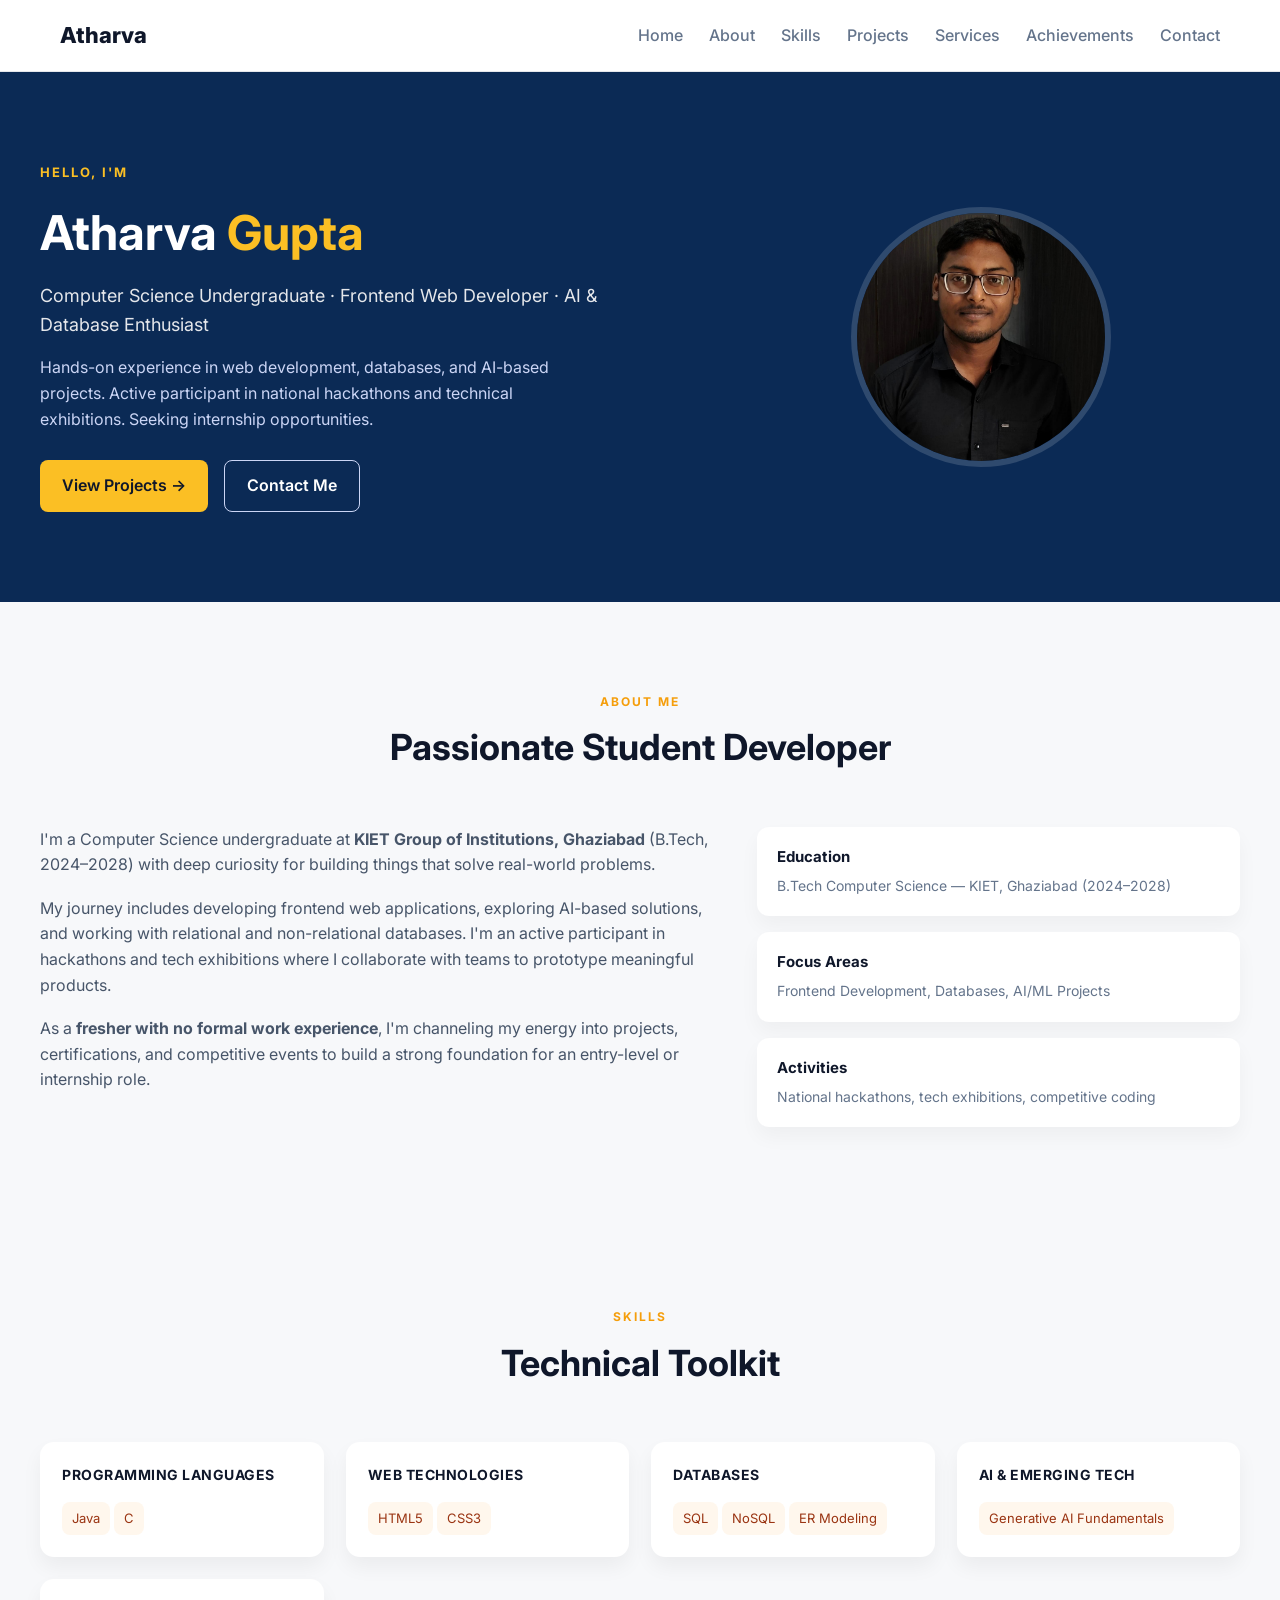
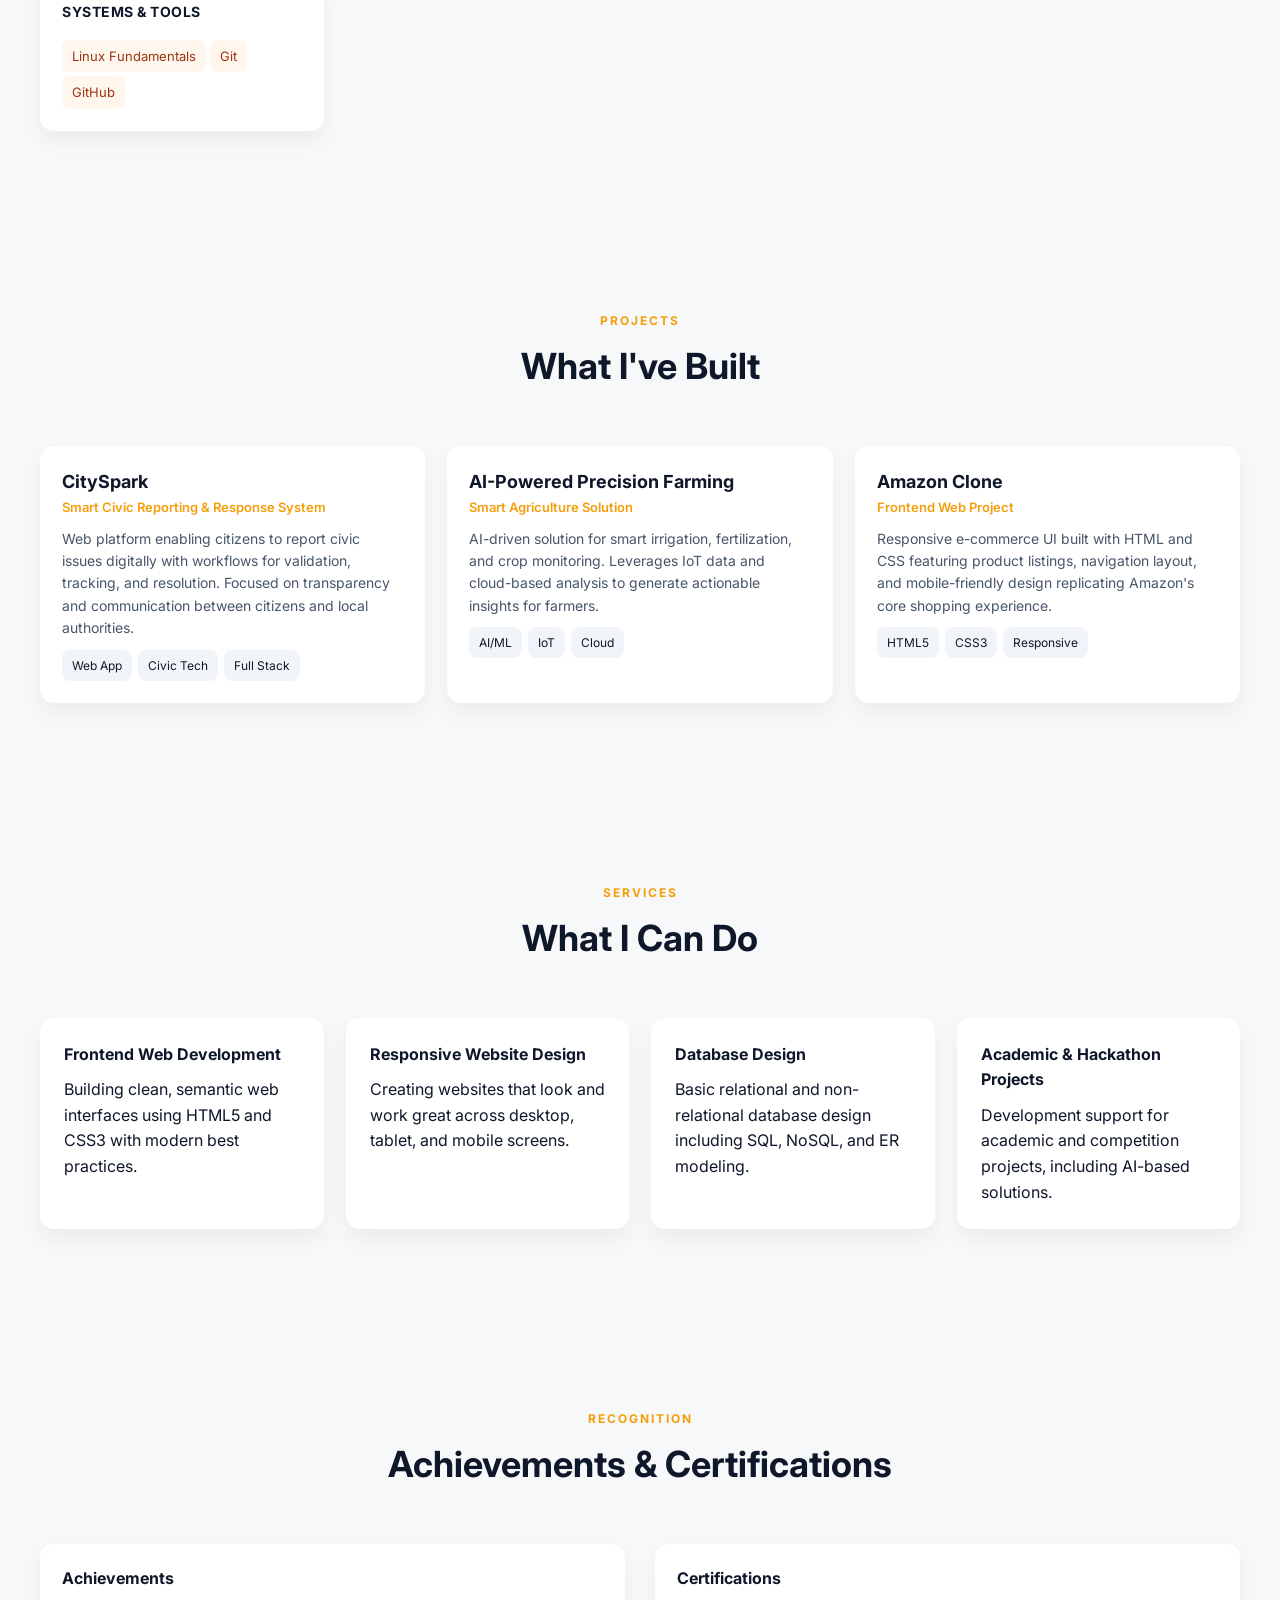
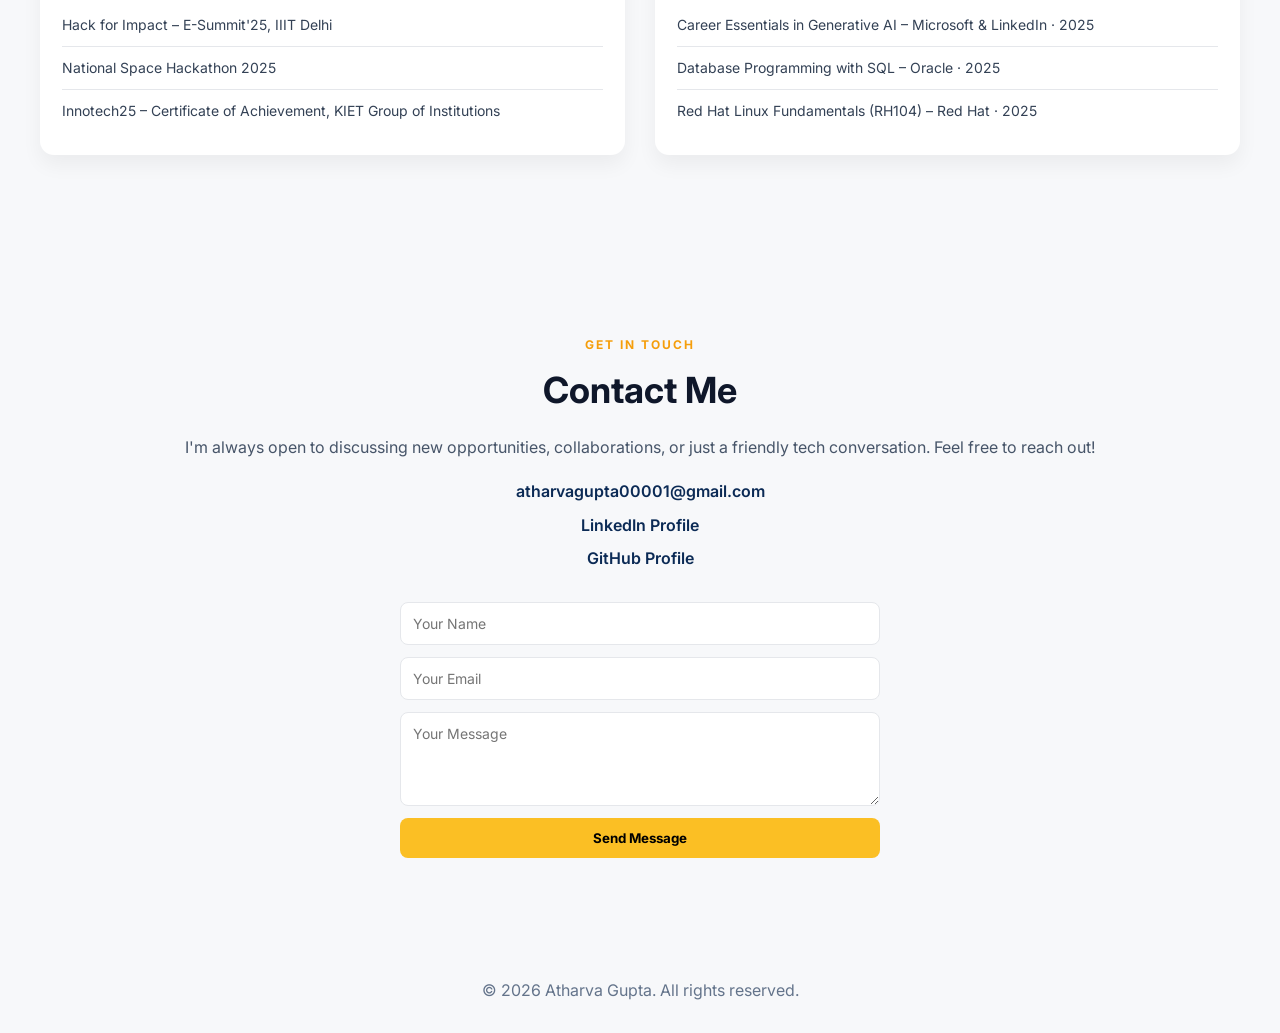
<file: HTML/portfolio/index.html>
<!DOCTYPE html>
<html lang="en">
<head>
<meta charset="UTF-8">
<title>Atharva Gupta  Portfolio</title>
<meta name="viewport" content="width=device-width, initial-scale=1.0">

<!-- Google Font -->
<link href="https://fonts.googleapis.com/css2?family=Inter:wght@300;400;500;600;700;800&display=swap" rel="stylesheet">

<style>
*{
  margin:0;
  padding:0;
  box-sizing:border-box;
  font-family:Inter, sans-serif;
}

body{
  background:#f7f8fa;
  color:#0f172a;
  line-height:1.6;
}

/* ---------------- NAV ---------------- */

header{
  background:#ffffff;
  position:sticky;
  top:0;
  z-index:10;
  border-bottom:1px solid #e5e7eb;
}

.nav{
  max-width:1200px;
  margin:auto;
  padding:18px 20px;
  display:flex;
  justify-content:space-between;
  align-items:center;
}

.logo{
  font-weight:800;
  font-size:22px;
}

.nav a{
  margin-left:22px;
  text-decoration:none;
  color:#64748b;
  font-weight:500;
}

.nav a:hover{color:#0f172a;}

/* ---------------- HERO ---------------- */

.hero{
  background:#0b2a55;
  color:#ffffff;
  padding:90px 20px;
  position:relative;
}

.hero-wrap{
  max-width:1200px;
  margin:auto;
  display:grid;
  grid-template-columns:1.2fr 1fr;
  gap:60px;
  align-items:center;
}

.hello{
  color:#fbbf24;
  letter-spacing:2px;
  font-size:13px;
  font-weight:700;
}

.hero h1{
  font-size:48px;
  margin-top:12px;
}

.hero h1 span{
  color:#fbbf24;
}

.subtitle{
  margin-top:10px;
  font-size:18px;
  color:#e5e7eb;
}

.hero p{
  margin-top:16px;
  max-width:520px;
  color:#cbd5f5;
}

.btns{
  margin-top:28px;
  display:flex;
  gap:16px;
}

.btn{
  padding:12px 22px;
  border-radius:8px;
  font-weight:600;
  text-decoration:none;
  display:inline-flex;
  align-items:center;
  gap:6px;
}

.btn.primary{
  background:#fbbf24;
  color:#0f172a;
}

.btn.outline{
  border:1px solid #cbd5f5;
  color:#ffffff;
}

/* profile image */
.profile{
  display:flex;
  justify-content:center;
}

.profile img{
  width:260px;
  height:260px;
  object-fit:cover;
  border-radius:50%;
  border:6px solid rgba(255,255,255,0.15);
}

/* ---------------- COMMON ---------------- */

section{
  padding:90px 20px;
}

.container{
  max-width:1200px;
  margin:auto;
}

.small-title{
  text-align:center;
  color:#f59e0b;
  font-weight:700;
  letter-spacing:2px;
  font-size:12px;
}

.main-title{
  text-align:center;
  font-size:36px;
  margin-top:8px;
}

/* ---------------- ABOUT ---------------- */

.about-grid{
  margin-top:50px;
  display:grid;
  grid-template-columns:1.4fr 1fr;
  gap:40px;
}

.about-box p{
  margin-bottom:18px;
  color:#475569;
}

.info-cards{
  display:flex;
  flex-direction:column;
  gap:16px;
}

.info{
  background:white;
  padding:18px 20px;
  border-radius:12px;
  box-shadow:0 10px 20px rgba(0,0,0,0.04);
}

.info h4{
  font-size:15px;
  margin-bottom:4px;
}

.info span{
  color:#64748b;
  font-size:14px;
}

/* ---------------- SKILLS ---------------- */

.skills-grid{
  margin-top:50px;
  display:grid;
  grid-template-columns:repeat(auto-fit,minmax(240px,1fr));
  gap:22px;
}

.skill-card{
  background:white;
  padding:22px;
  border-radius:14px;
  box-shadow:0 10px 20px rgba(0,0,0,0.05);
}

.skill-card h4{
  font-size:14px;
  margin-bottom:12px;
  letter-spacing:0.5px;
}

.tags span{
  display:inline-block;
  background:#fff7ed;
  color:#9a3412;
  padding:6px 10px;
  border-radius:8px;
  font-size:13px;
  margin:4px 4px 0 0;
}

/* ---------------- PROJECTS ---------------- */

.project-grid{
  margin-top:50px;
  display:grid;
  grid-template-columns:repeat(auto-fit,minmax(280px,1fr));
  gap:22px;
}

.project{
  background:white;
  padding:22px;
  border-radius:14px;
  box-shadow:0 10px 20px rgba(0,0,0,0.05);
}

.project h3{
  font-size:18px;
}

.project .type{
  color:#f59e0b;
  font-size:13px;
  margin-bottom:10px;
  font-weight:600;
}

.project p{
  color:#475569;
  font-size:14px;
}

.p-tags span{
  display:inline-block;
  background:#f1f5f9;
  padding:6px 10px;
  border-radius:8px;
  font-size:12px;
  margin:10px 6px 0 0;
}

/* ---------------- SERVICES ---------------- */

.service-grid{
  margin-top:50px;
  display:grid;
  grid-template-columns:repeat(auto-fit,minmax(240px,1fr));
  gap:22px;
}

.service{
  background:white;
  padding:24px;
  border-radius:14px;
  box-shadow:0 10px 20px rgba(0,0,0,0.05);
}

.service h4{
  margin-bottom:10px;
}

/* ---------------- ACHIEVEMENTS ---------------- */

.ach-grid{
  margin-top:50px;
  display:grid;
  grid-template-columns:1fr 1fr;
  gap:30px;
}

.list{
  background:white;
  padding:22px;
  border-radius:14px;
  box-shadow:0 10px 20px rgba(0,0,0,0.05);
}

.list h4{
  margin-bottom:12px;
}

.list ul{
  list-style:none;
}

.list li{
  padding:10px 0;
  border-bottom:1px solid #e5e7eb;
  font-size:14px;
  color:#334155;
}

.list li:last-child{border-bottom:none;}

/* ---------------- CONTACT ---------------- */

.contact{
  text-align:center;
}

.contact p{
  margin-top:16px;
  color:#475569;
}

.links{
  margin-top:18px;
}

.links a{
  display:block;
  margin:8px 0;
  text-decoration:none;
  color:#0b2a55;
  font-weight:600;
}

form{
  max-width:480px;
  margin:30px auto 0;
  display:grid;
  gap:12px;
}

input,textarea{
  padding:12px;
  border-radius:8px;
  border:1px solid #e5e7eb;
  font-size:14px;
}

button{
  padding:12px;
  border:none;
  border-radius:8px;
  background:#fbbf24;
  font-weight:700;
  cursor:pointer;
}

/* ---------------- FOOTER ---------------- */

footer{
  padding:30px 20px;
  text-align:center;
  color:#64748b;
}

/* ---------------- RESPONSIVE ---------------- */

@media(max-width:900px){
  .hero-wrap{grid-template-columns:1fr;}
  .about-grid{grid-template-columns:1fr;}
  .ach-grid{grid-template-columns:1fr;}
}
</style>
</head>
<body>

<header>
  <div class="nav">
    <div class="logo">Atharva</div>
    <div>
      <a href="#home">Home</a>
      <a href="#about">About</a>
      <a href="#skills">Skills</a>
      <a href="#projects">Projects</a>
      <a href="#services">Services</a>
      <a href="#achievements">Achievements</a>
      <a href="#contact">Contact</a>
    </div>
  </div>
</header>

<!-- HERO -->
<section class="hero" id="home">
  <div class="hero-wrap">

    <div>
      <div class="hello">HELLO, I'M</div>
      <h1>Atharva <span>Gupta</span></h1>

      <div class="subtitle">
        Computer Science Undergraduate · Frontend Web Developer · AI & Database Enthusiast
      </div>

      <p>
        Hands-on experience in web development, databases, and AI-based projects.
        Active participant in national hackathons and technical exhibitions.
        Seeking internship opportunities.
      </p>

      <div class="btns">
        <a class="btn primary" href="#projects">View Projects →</a>
        <a class="btn outline" href="#contact">Contact Me</a>
      </div>
    </div>

    <div class="profile">
      <!-- Replace src with your real photo -->
      <img src="my photo.png" alt="Atharva Gupta">
    </div>

  </div>
</section>

<!-- ABOUT -->
<section id="about">
  <div class="container">

    <div class="small-title">ABOUT ME</div>
    <h2 class="main-title">Passionate Student Developer</h2>

    <div class="about-grid">

      <div class="about-box">
        <p>
          I'm a Computer Science undergraduate at <b>KIET Group of Institutions, Ghaziabad</b>
          (B.Tech, 2024–2028) with deep curiosity for building things that solve real-world problems.
        </p>

        <p>
          My journey includes developing frontend web applications, exploring AI-based solutions,
          and working with relational and non-relational databases. I'm an active participant in
          hackathons and tech exhibitions where I collaborate with teams to prototype meaningful products.
        </p>

        <p>
          As a <b>fresher with no formal work experience</b>, I'm channeling my energy into projects,
          certifications, and competitive events to build a strong foundation for an entry-level or internship role.
        </p>
      </div>

      <div class="info-cards">

        <div class="info">
          <h4>Education</h4>
          <span>B.Tech Computer Science — KIET, Ghaziabad (2024–2028)</span>
        </div>

        <div class="info">
          <h4>Focus Areas</h4>
          <span>Frontend Development, Databases, AI/ML Projects</span>
        </div>

        <div class="info">
          <h4>Activities</h4>
          <span>National hackathons, tech exhibitions, competitive coding</span>
        </div>

      </div>

    </div>
  </div>
</section>

<!-- SKILLS -->
<section id="skills">
  <div class="container">

    <div class="small-title">SKILLS</div>
    <h2 class="main-title">Technical Toolkit</h2>

    <div class="skills-grid">

      <div class="skill-card">
        <h4>PROGRAMMING LANGUAGES</h4>
        <div class="tags"><span>Java</span><span>C</span></div>
      </div>

      <div class="skill-card">
        <h4>WEB TECHNOLOGIES</h4>
        <div class="tags"><span>HTML5</span><span>CSS3</span></div>
      </div>

      <div class="skill-card">
        <h4>DATABASES</h4>
        <div class="tags"><span>SQL</span><span>NoSQL</span><span>ER Modeling</span></div>
      </div>

      <div class="skill-card">
        <h4>AI & EMERGING TECH</h4>
        <div class="tags"><span>Generative AI Fundamentals</span></div>
      </div>

      <div class="skill-card">
        <h4>SYSTEMS & TOOLS</h4>
        <div class="tags"><span>Linux Fundamentals</span><span>Git</span><span>GitHub</span></div>
      </div>

    </div>
  </div>
</section>

<!-- PROJECTS -->
<section id="projects">
  <div class="container">

    <div class="small-title">PROJECTS</div>
    <h2 class="main-title">What I've Built</h2>

    <div class="project-grid">

      <div class="project">
        <h3>CitySpark</h3>
        <div class="type">Smart Civic Reporting & Response System</div>
        <p>
          Web platform enabling citizens to report civic issues digitally with workflows for validation,
          tracking, and resolution. Focused on transparency and communication between citizens and local authorities.
        </p>
        <div class="p-tags">
          <span>Web App</span><span>Civic Tech</span><span>Full Stack</span>
        </div>
      </div>

      <div class="project">
        <h3>AI-Powered Precision Farming</h3>
        <div class="type">Smart Agriculture Solution</div>
        <p>
          AI-driven solution for smart irrigation, fertilization, and crop monitoring.
          Leverages IoT data and cloud-based analysis to generate actionable insights for farmers.
        </p>
        <div class="p-tags">
          <span>AI/ML</span><span>IoT</span><span>Cloud</span>
        </div>
      </div>

      <div class="project">
        <h3>Amazon Clone</h3>
        <div class="type">Frontend Web Project</div>
        <p>
          Responsive e-commerce UI built with HTML and CSS featuring product listings, navigation layout,
          and mobile-friendly design replicating Amazon's core shopping experience.
        </p>
        <div class="p-tags">
          <span>HTML5</span><span>CSS3</span><span>Responsive</span>
        </div>
      </div>

    </div>
  </div>
</section>

<!-- SERVICES -->
<section id="services">
  <div class="container">

    <div class="small-title">SERVICES</div>
    <h2 class="main-title">What I Can Do</h2>

    <div class="service-grid">

      <div class="service">
        <h4>Frontend Web Development</h4>
        <p>Building clean, semantic web interfaces using HTML5 and CSS3 with modern best practices.</p>
      </div>

      <div class="service">
        <h4>Responsive Website Design</h4>
        <p>Creating websites that look and work great across desktop, tablet, and mobile screens.</p>
      </div>

      <div class="service">
        <h4>Database Design</h4>
        <p>Basic relational and non-relational database design including SQL, NoSQL, and ER modeling.</p>
      </div>

      <div class="service">
        <h4>Academic & Hackathon Projects</h4>
        <p>Development support for academic and competition projects, including AI-based solutions.</p>
      </div>

    </div>
  </div>
</section>

<!-- ACHIEVEMENTS -->
<section id="achievements">
  <div class="container">

    <div class="small-title">RECOGNITION</div>
    <h2 class="main-title">Achievements & Certifications</h2>

    <div class="ach-grid">

      <div class="list">
        <h4>Achievements</h4>
        <ul>
          <li>Hack for Impact – E-Summit'25, IIIT Delhi</li>
          <li>National Space Hackathon 2025</li>
          <li>Innotech25 – Certificate of Achievement, KIET Group of Institutions</li>
        </ul>
      </div>

      <div class="list">
        <h4>Certifications</h4>
        <ul>
          <li>Career Essentials in Generative AI – Microsoft & LinkedIn · 2025</li>
          <li>Database Programming with SQL – Oracle · 2025</li>
          <li>Red Hat Linux Fundamentals (RH104) – Red Hat · 2025</li>
        </ul>
      </div>

    </div>
  </div>
</section>

<!-- CONTACT -->
<section id="contact" class="contact">
  <div class="container">

    <div class="small-title">GET IN TOUCH</div>
    <h2 class="main-title">Contact Me</h2>

    <p>
      I'm always open to discussing new opportunities, collaborations,
      or just a friendly tech conversation. Feel free to reach out!
    </p>

    <div class="links">
      <a href="mailto:atharvagupta00001@gmail.com">atharvagupta00001@gmail.com</a>
      <a href="https://linkedin.com/in/atharva-gupta-90bb29306" target="_blank">LinkedIn Profile</a>
      <a href="https://github.com/atharva635" target="_blank">GitHub Profile</a>
    </div>

    <form>
      <input type="text" placeholder="Your Name">
      <input type="email" placeholder="Your Email">
      <textarea rows="4" placeholder="Your Message"></textarea>
      <button type="submit">Send Message</button>
    </form>

  </div>
</section>

<footer>
  © 2026 Atharva Gupta. All rights reserved.
</footer>

</body>
</html>
</file>
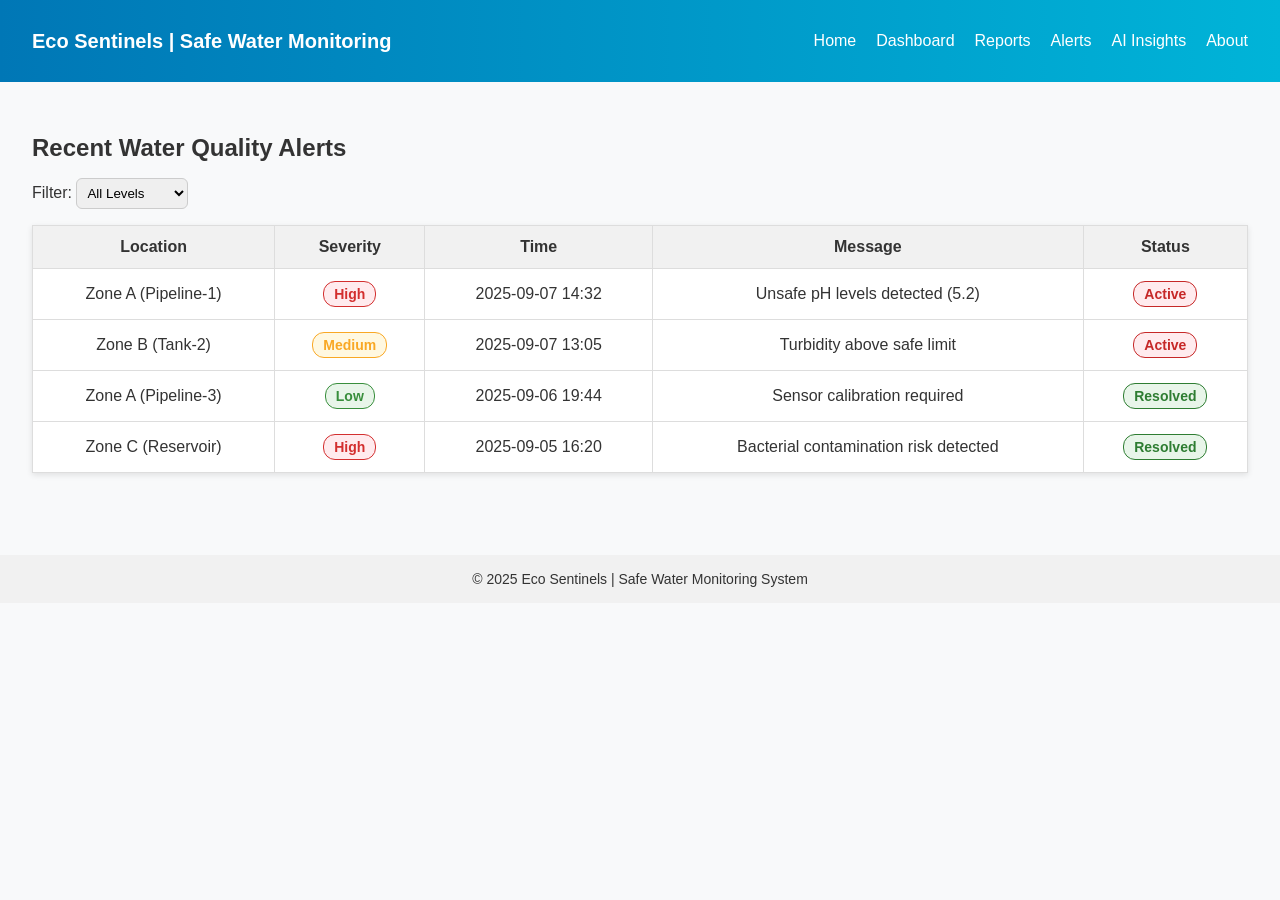
<file: sihproject/alert.html>
<!DOCTYPE html>
<html lang="en">
<head>
  <meta charset="UTF-8">
  <meta name="viewport" content="width=device-width, initial-scale=1.0">
  <title>Eco Sentinels | Water Quality Alerts</title>
  <style>
    body {
      font-family: Arial, sans-serif;
      margin: 0;
      background: #f8f9fa;
      color: #333;
    }

    /* Navbar */
    .navbar {
      background: linear-gradient(to right, #0077b6, #00b4d8);
      padding: 1rem 2rem;
      display: flex;
      justify-content: space-between;
      align-items: center;
      color: #fff;
    }
    .navbar h1 {
      margin: 0;
      font-size: 20px;
    }
    .navbar ul {
      list-style: none;
      display: flex;
      gap: 20px;
    }
    .navbar a {
      text-decoration: none;
      color: #fff;
      font-weight: 500;
    }
    .navbar a:hover {
      text-decoration: underline;
    }

    /* Page content */
    .container {
      padding: 2rem;
    }
    h2 {
      margin-bottom: 1rem;
    }

    /* Table */
    table {
      width: 100%;
      border-collapse: collapse;
      background: white;
      box-shadow: 0 2px 6px rgba(0,0,0,0.1);
    }
    th, td {
      padding: 12px;
      border: 1px solid #ddd;
      text-align: center;
    }
    th {
      background: #f1f1f1;
    }

    /* Tags */
    .tag {
      padding: 4px 10px;
      border-radius: 12px;
      font-size: 14px;
      font-weight: bold;
      display: inline-block;
    }
    .high { background: #ffebee; color: #d32f2f; border: 1px solid #d32f2f; }
    .medium { background: #fff8e1; color: #f9a825; border: 1px solid #f9a825; }
    .low { background: #e8f5e9; color: #388e3c; border: 1px solid #388e3c; }
    .active { background: #ffebee; color: #c62828; border: 1px solid #c62828; }
    .resolved { background: #e8f5e9; color: #2e7d32; border: 1px solid #2e7d32; }

    /* Dropdown */
    .filter {
      margin-bottom: 1rem;
    }
    select {
      padding: 6px;
      border-radius: 6px;
      border: 1px solid #ccc;
    }

    /* Footer */
    footer {
      margin-top: 50px;
      padding: 1rem;
      text-align: center;
      background: #f1f1f1;
      font-size: 14px;
    }
  </style>
</head>
<body>
  <!-- Navbar -->
  <nav class="navbar">
    <h1>Eco Sentinels | Safe Water Monitoring</h1>
    <ul>
      <li><a href="#">Home</a></li>
      <li><a href="#">Dashboard</a></li>
      <li><a href="#">Reports</a></li>
      <li><a href="#">Alerts</a></li>
      <li><a href="#">AI Insights</a></li>
      <li><a href="#">About</a></li>
    </ul>
  </nav>

  <!-- Content -->
  <div class="container">
    <h2>Recent Water Quality Alerts</h2>
    <div class="filter">
      <label for="severityFilter">Filter: </label>
      <select id="severityFilter" onchange="filterTable()">
        <option value="all">All Levels</option>
        <option value="high">High Risk</option>
        <option value="medium">Medium Risk</option>
        <option value="low">Low Risk</option>
      </select>
    </div>
    <table id="alertsTable">
      <thead>
        <tr>
          <th>Location</th>
          <th>Severity</th>
          <th>Time</th>
          <th>Message</th>
          <th>Status</th>
        </tr>
      </thead>
      <tbody>
        <tr>
          <td>Zone A (Pipeline-1)</td>
          <td><span class="tag high">High</span></td>
          <td>2025-09-07 14:32</td>
          <td>Unsafe pH levels detected (5.2)</td>
          <td><span class="tag active">Active</span></td>
        </tr>
        <tr>
          <td>Zone B (Tank-2)</td>
          <td><span class="tag medium">Medium</span></td>
          <td>2025-09-07 13:05</td>
          <td>Turbidity above safe limit</td>
          <td><span class="tag active">Active</span></td>
        </tr>
        <tr>
          <td>Zone A (Pipeline-3)</td>
          <td><span class="tag low">Low</span></td>
          <td>2025-09-06 19:44</td>
          <td>Sensor calibration required</td>
          <td><span class="tag resolved">Resolved</span></td>
        </tr>
        <tr>
          <td>Zone C (Reservoir)</td>
          <td><span class="tag high">High</span></td>
          <td>2025-09-05 16:20</td>
          <td>Bacterial contamination risk detected</td>
          <td><span class="tag resolved">Resolved</span></td>
        </tr>
      </tbody>
    </table>
  </div>

  <!-- Footer -->
  <footer>
    © 2025 Eco Sentinels | Safe Water Monitoring System
  </footer>

  <script>
    function filterTable() {
      const filter = document.getElementById("severityFilter").value;
      const rows = document.querySelectorAll("#alertsTable tbody tr");

      rows.forEach(row => {
        const severity = row.querySelector("td:nth-child(2) span").textContent.toLowerCase();
        if (filter === "all" || filter === severity) {
          row.style.display = "";
        } else {
          row.style.display = "none";
        }
      });
    }
  </script>
</body>
</html>
</file>
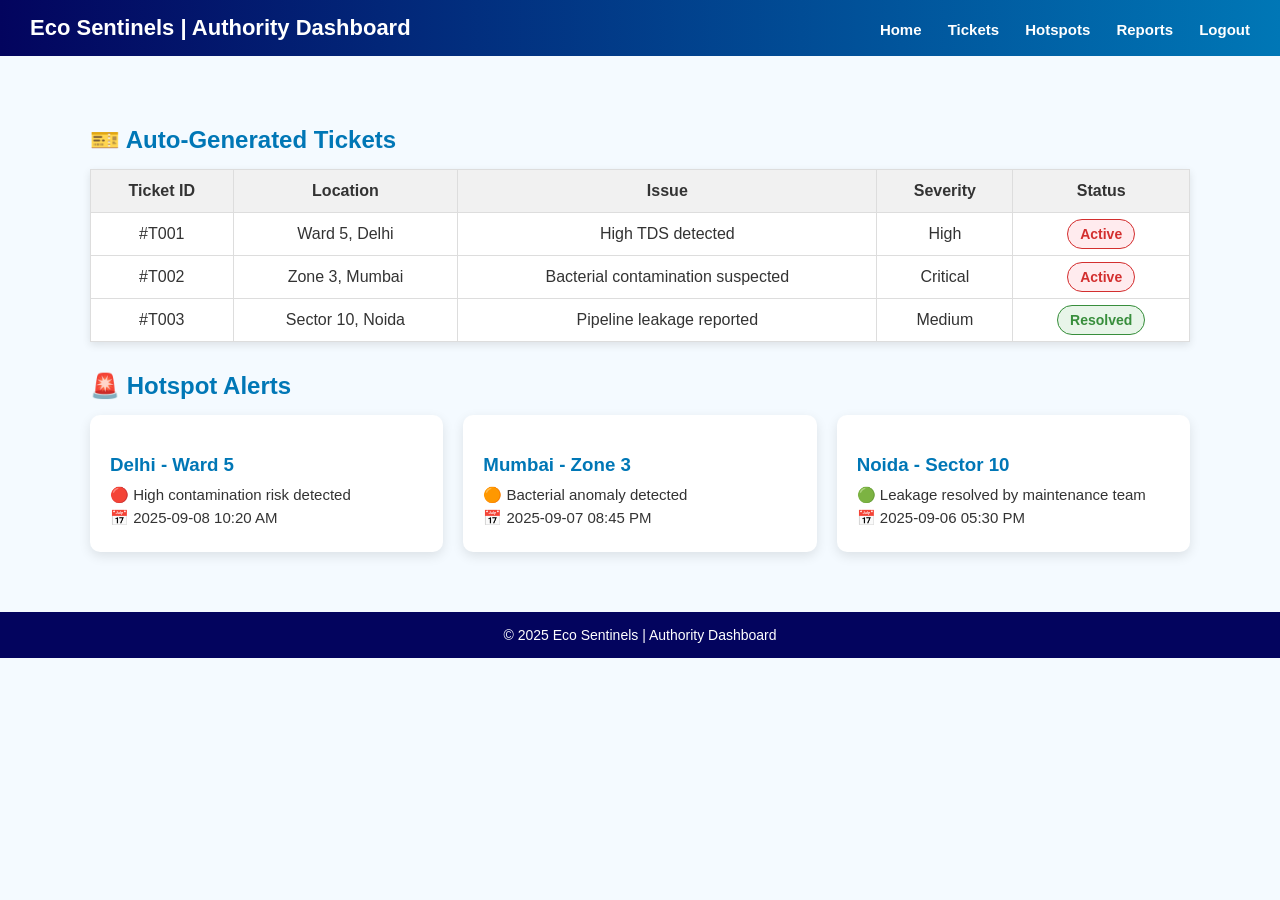
<file: sihproject/authority.html>
<!DOCTYPE html>
<html lang="en">
<head>
  <meta charset="UTF-8">
  <meta name="viewport" content="width=device-width, initial-scale=1.0">
  <title>Authority Dashboard | Eco Sentinels</title>
  <style>
    body {
      margin: 0;
      font-family: Arial, sans-serif;
      background: #f4faff;
      color: #333;
    }

    /* Navbar */
    header {
      background: linear-gradient(90deg, #03045e, #0077b6);
      padding: 15px 30px;
      color: white;
      font-size: 22px;
      font-weight: bold;
      display: flex;
      justify-content: space-between;
      align-items: center;
    }

    header nav a {
      color: white;
      margin-left: 20px;
      text-decoration: none;
      font-size: 15px;
    }
    header nav a:hover {
      text-decoration: underline;
    }

    .container {
      max-width: 1100px;
      margin: 30px auto;
      padding: 20px;
    }

    h2 {
      color: #0077b6;
      margin-bottom: 15px;
    }

    /* Table */
    table {
      width: 100%;
      border-collapse: collapse;
      background: white;
      box-shadow: 0 3px 8px rgba(0,0,0,0.1);
      margin-bottom: 30px;
    }
    th, td {
      padding: 12px;
      text-align: center;
      border: 1px solid #ddd;
    }
    th {
      background: #f1f1f1;
      color: #333;
    }

    .status {
      padding: 6px 12px;
      border-radius: 15px;
      font-size: 14px;
      font-weight: bold;
    }
    .active { background: #ffebee; color: #d32f2f; border: 1px solid #d32f2f; }
    .resolved { background: #e8f5e9; color: #388e3c; border: 1px solid #388e3c; }

    /* Alerts section */
    .alerts {
      display: flex;
      gap: 20px;
      flex-wrap: wrap;
    }
    .card {
      flex: 1;
      min-width: 300px;
      background: white;
      border-radius: 10px;
      box-shadow: 0 4px 12px rgba(0,0,0,0.1);
      padding: 20px;
    }
    .card h3 {
      color: #0077b6;
      margin-bottom: 10px;
    }
    .card p {
      font-size: 15px;
      margin: 5px 0;
    }

    /* Footer */
    footer {
      margin-top: 40px;
      background: #03045e;
      color: white;
      text-align: center;
      padding: 15px;
      font-size: 14px;
    }
  </style>
</head>
<body>

  <!-- Navbar -->
  <header>
    Eco Sentinels | Authority Dashboard
    <nav>
      <a href="#">Home</a>
      <a href="#">Tickets</a>
      <a href="#">Hotspots</a>
      <a href="#">Reports</a>
      <a href="#">Logout</a>
    </nav>
  </header>

  <div class="container">
    <!-- Tickets Table -->
    <h2>🎫 Auto-Generated Tickets</h2>
    <table>
      <thead>
        <tr>
          <th>Ticket ID</th>
          <th>Location</th>
          <th>Issue</th>
          <th>Severity</th>
          <th>Status</th>
        </tr>
      </thead>
      <tbody>
        <tr>
          <td>#T001</td>
          <td>Ward 5, Delhi</td>
          <td>High TDS detected</td>
          <td>High</td>
          <td><span class="status active">Active</span></td>
        </tr>
        <tr>
          <td>#T002</td>
          <td>Zone 3, Mumbai</td>
          <td>Bacterial contamination suspected</td>
          <td>Critical</td>
          <td><span class="status active">Active</span></td>
        </tr>
        <tr>
          <td>#T003</td>
          <td>Sector 10, Noida</td>
          <td>Pipeline leakage reported</td>
          <td>Medium</td>
          <td><span class="status resolved">Resolved</span></td>
        </tr>
      </tbody>
    </table>

    <!-- Hotspot Alerts -->
    <h2>🚨 Hotspot Alerts</h2>
    <div class="alerts">
      <div class="card">
        <h3>Delhi - Ward 5</h3>
        <p>🔴 High contamination risk detected</p>
        <p>📅 2025-09-08 10:20 AM</p>
      </div>
      <div class="card">
        <h3>Mumbai - Zone 3</h3>
        <p>🟠 Bacterial anomaly detected</p>
        <p>📅 2025-09-07 08:45 PM</p>
      </div>
      <div class="card">
        <h3>Noida - Sector 10</h3>
        <p>🟢 Leakage resolved by maintenance team</p>
        <p>📅 2025-09-06 05:30 PM</p>
      </div>
    </div>
  </div>

  <!-- Footer -->
  <footer>
    © 2025 Eco Sentinels | Authority Dashboard
  </footer>

</body>
</html>
</file>
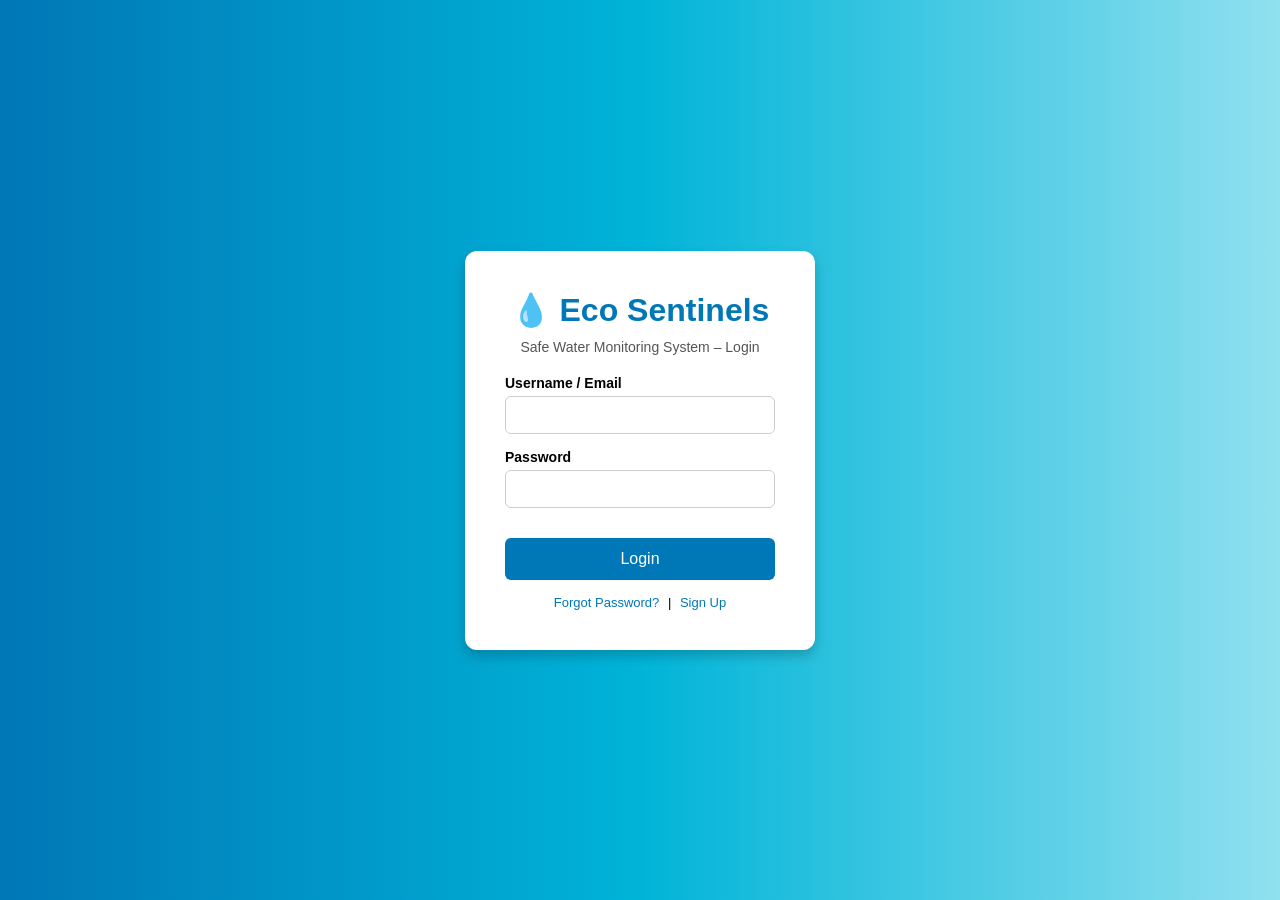
<file: sihproject/login.html>
<!DOCTYPE html>
<html lang="en">
<head>
  <meta charset="UTF-8">
  <meta name="viewport" content="width=device-width, initial-scale=1.0">
  <title>Eco Sentinels | Login</title>
  <style>
    * { margin: 0; padding: 0; box-sizing: border-box; font-family: "Segoe UI", sans-serif; }
    body {
      background: linear-gradient(to right, #0077b6, #00b4d8, #90e0ef);
      display: flex; justify-content: center; align-items: center;
      height: 100vh;
    }

    .login-container {
      background: white;
      padding: 40px;
      border-radius: 12px;
      box-shadow: 0 6px 12px rgba(0,0,0,0.2);
      width: 350px;
      text-align: center;
    }

    .login-container h1 {
      color: #0077b6;
      margin-bottom: 10px;
    }
    .login-container p {
      color: #555;
      font-size: 14px;
      margin-bottom: 20px;
    }

    .input-group {
      margin: 15px 0;
      text-align: left;
    }
    .input-group label {
      font-weight: bold;
      font-size: 14px;
      display: block;
      margin-bottom: 5px;
    }
    .input-group input {
      width: 100%; padding: 10px;
      border-radius: 6px; border: 1px solid #ccc;
      font-size: 14px;
    }
    .input-group input:focus {
      border: 1px solid #0077b6;
      outline: none;
    }

    .login-btn {
      background: #0077b6;
      color: white;
      border: none;
      padding: 12px;
      width: 100%;
      border-radius: 6px;
      font-size: 16px;
      cursor: pointer;
      margin-top: 15px;
      transition: 0.3s;
    }
    .login-btn:hover {
      background: #023e8a;
    }

    .extra-links {
      margin-top: 15px;
      font-size: 13px;
    }
    .extra-links a {
      color: #0077b6;
      text-decoration: none;
      margin: 0 5px;
    }
    .extra-links a:hover { text-decoration: underline; }
  </style>
</head>
<body>

  <div class="login-container">
    <h1>💧 Eco Sentinels</h1>
    <p>Safe Water Monitoring System – Login</p>

    <form onsubmit="return validateLogin(event)">
      <div class="input-group">
        <label for="username">Username / Email</label>
        <input type="text" id="username" required>
      </div>

      <div class="input-group">
        <label for="password">Password</label>
        <input type="password" id="password" required>
      </div>

      <button type="submit" class="login-btn">Login</button>
    </form>

    <div class="extra-links">
      <a href="#">Forgot Password?</a> | 
      <a href="#">Sign Up</a>
    </div>
  </div>

  <script>
    function validateLogin(event) {
      event.preventDefault();
      const user = document.getElementById("username").value;
      const pass = document.getElementById("password").value;

      // Simple check (Demo purpose)
      if (user === "janta" && pass === "123") {
        window.location.href = "watermoni.html"; // redirects to your main UI
      } else {
        alert("Invalid username or password ❌");
      }
    }
  </script>

</body>
</html>
</file>
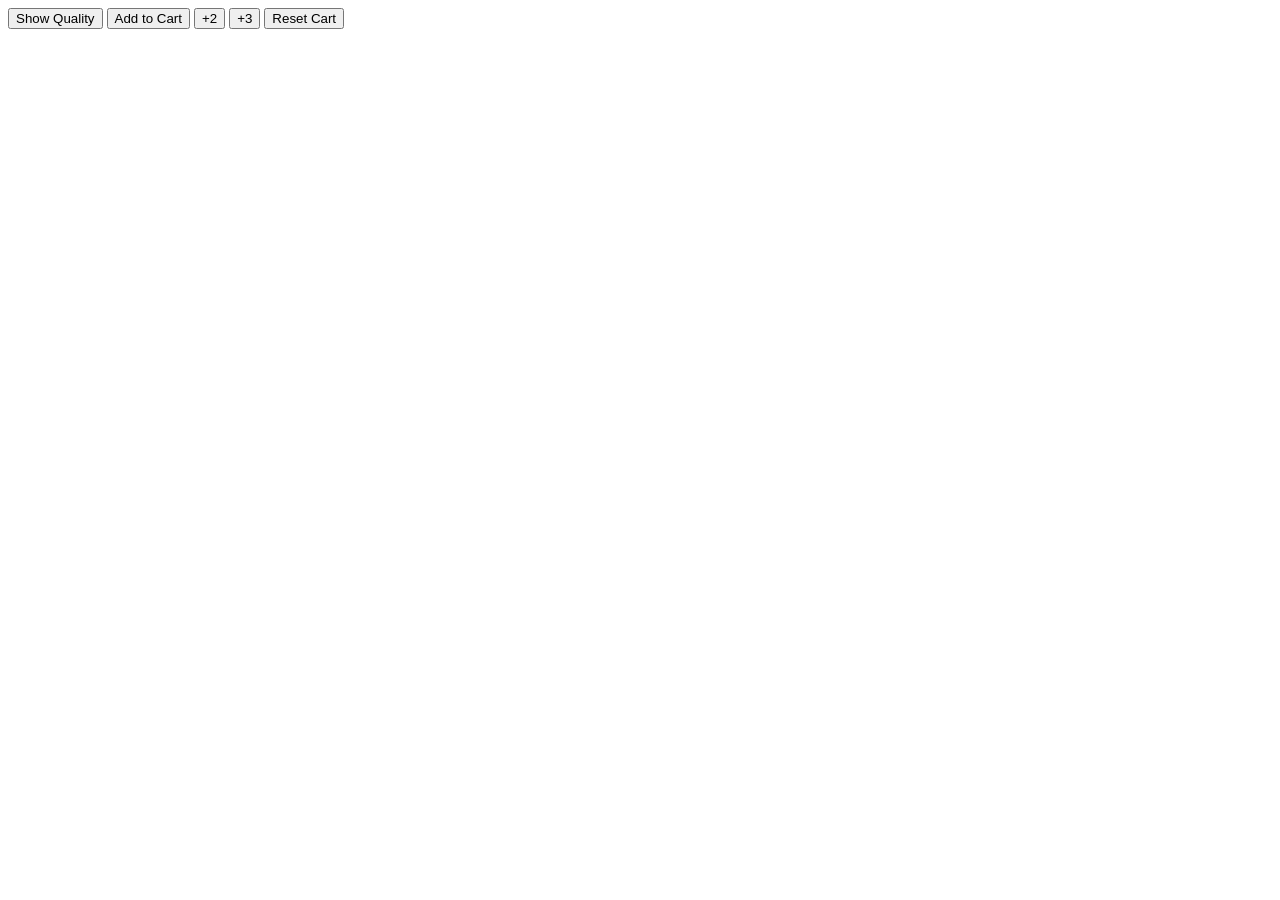
<file: sihproject/web_5.html>
<!DOCTYPE html>
<html>
  <head>
    <title>Cart Quantity</title>
  </head>
  <body>
    <button onclick="
      console.log(`Cart quantity: ${cartQuantity}`);
    ">Show Quality</button>

    <button onclick="
      cartQuantity++;
      console.log(`Cart quantity: ${cartQuantity}`);
    ">Add to Cart</button>

    <button onclick="
      cartQuantity += 2;
      console.log(`Cart quantity: ${cartQuantity}`);
    ">+2</button>

    <button onclick="
      cartQuantity = cartQuantity + 3;
      console.log(`Cart quantity: ${cartQuantity}`);
    ">+3</button>

    <button onclick="
      cartQuantity = 0;
      console.log('Cart was reset.');
      console.log(`Cart quantity: ${cartQuantity}`);
    ">Reset Cart</button>

    <script>
      let cartQuantity = 0;
    </script>
  </body>
</html>
</file>
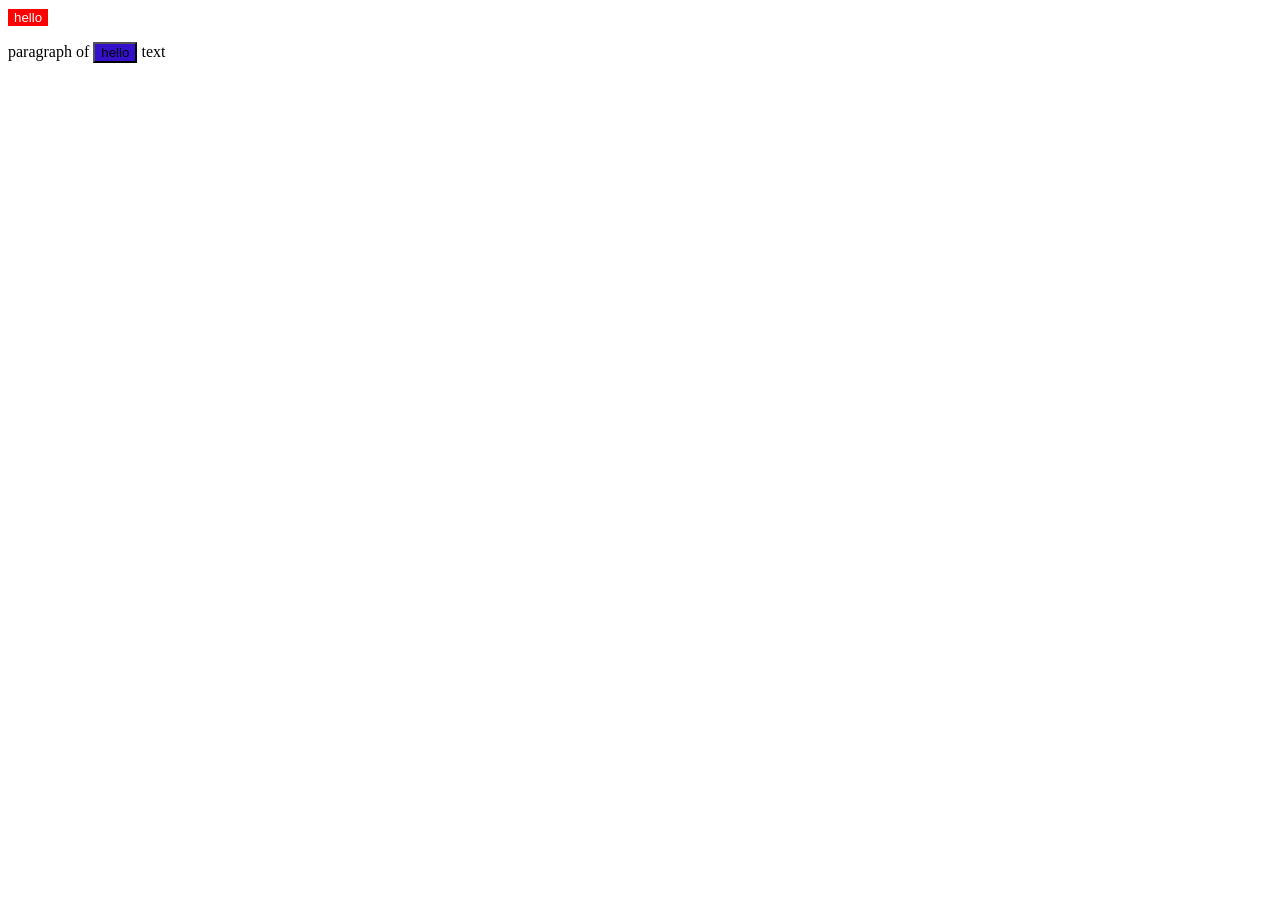
<file: sihproject/website.html>
<!DOCTYPE html>
<html>
  <head>
    <title>HTML CSS Review</title>
    <style>
      /*
        This is a comment.
      */
      .red-button {
        background-color: red;
        color: white;
        border: none;
      }

      .yellow-button {
        background-color: rgb(54, 17, 204);
      }
    </style>
  </head>
  <body>
    <!--
      This is a comment.
    -->
    <button title="Good job!" class="red-button" onclick="
      alert('Good job!');
    ">
      hello
    </button>

    <p>
      paragraph of <button class="yellow-button">hello</button> text
    </p>

    <script>
      // This is a comment.
      // This code creates a popup.
      // alert('hello');

      /*
        multi
        line
        comment
      */

      console.log(2 + 2);
      console.log('some' + 'text');
    </script>
  </body>
</html>
</file>
